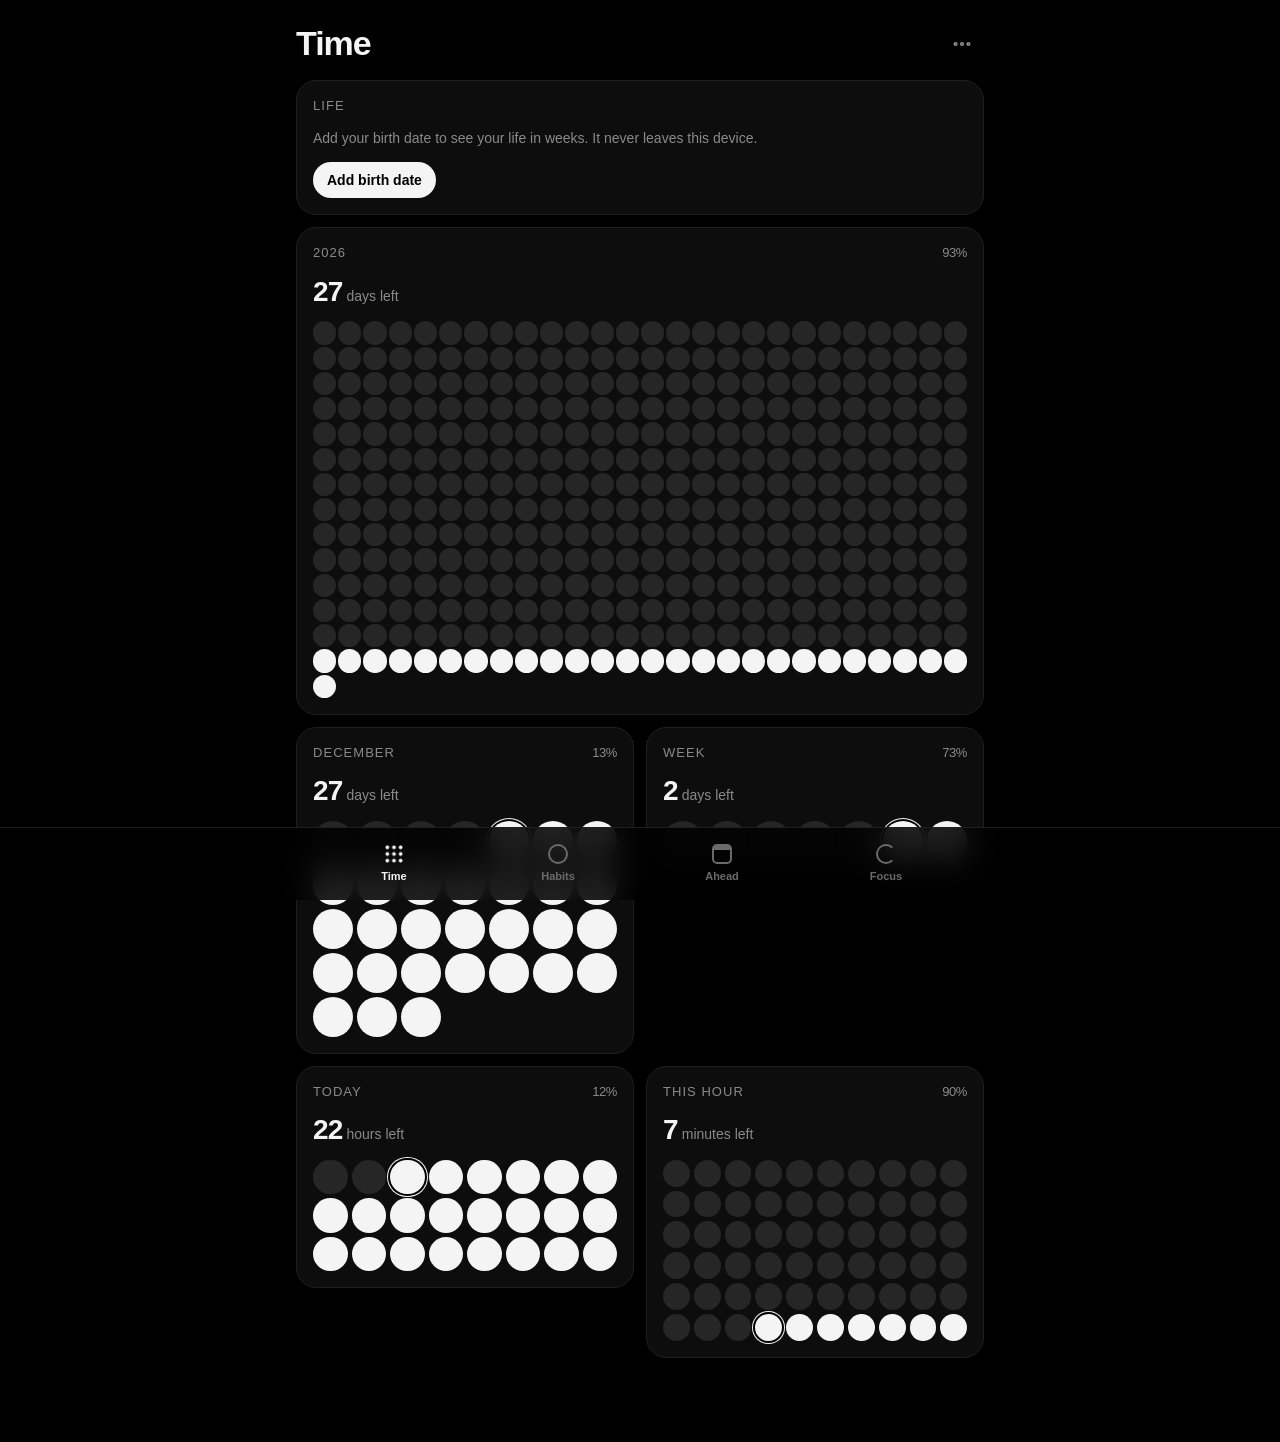
<file: index.html>
<!doctype html>
<html lang="en">
<head>
<meta charset="utf-8">
<meta name="viewport" content="width=device-width, initial-scale=1, viewport-fit=cover">
<title>Black — see the time you have</title>
<meta name="description" content="Black shows your life, year, month, week and day as dots that go dark as time passes. Track habits, count down to dates, and focus. Private, offline, free.">
<meta name="theme-color" content="#000000">
<meta name="color-scheme" content="dark">
<meta property="og:title" content="Black — see the time you have">
<meta property="og:description" content="Your time as dots that go dark. Habits, countdowns and a focus timer. Private and offline.">
<meta property="og:type" content="website">
<meta property="og:image" content="icons/icon-512.png">
<meta name="apple-mobile-web-app-capable" content="yes">
<meta name="mobile-web-app-capable" content="yes">
<meta name="apple-mobile-web-app-status-bar-style" content="black">
<meta name="apple-mobile-web-app-title" content="Black">
<link rel="manifest" href="manifest.webmanifest">
<link rel="icon" href="icons/icon.svg" type="image/svg+xml">
<link rel="apple-touch-icon" href="icons/icon-180.png">
<link rel="stylesheet" href="styles.css">
</head>
<body>
<header class="top">
  <h1 id="view-title">Time</h1>
  <button id="settings-btn" class="icon-btn" aria-label="Settings">
    <svg viewBox="0 0 24 24" width="22" height="22" fill="none" stroke="currentColor" stroke-width="1.8" stroke-linecap="round"><circle cx="5" cy="12" r="1.4"/><circle cx="12" cy="12" r="1.4"/><circle cx="19" cy="12" r="1.4"/></svg>
  </button>
</header>

<main id="main" tabindex="-1"></main>

<nav class="tabs" aria-label="Sections">
  <button data-tab="time" aria-current="page"><span class="glyph g-time"></span>Time</button>
  <button data-tab="habits"><span class="glyph g-habits"></span>Habits</button>
  <button data-tab="ahead"><span class="glyph g-ahead"></span>Ahead</button>
  <button data-tab="focus"><span class="glyph g-focus"></span>Focus</button>
</nav>

<dialog id="sheet"></dialog>
<noscript><p style="padding:24px">Black needs JavaScript to run.</p></noscript>
<script src="app.js"></script>
</body>
</html>
</file>
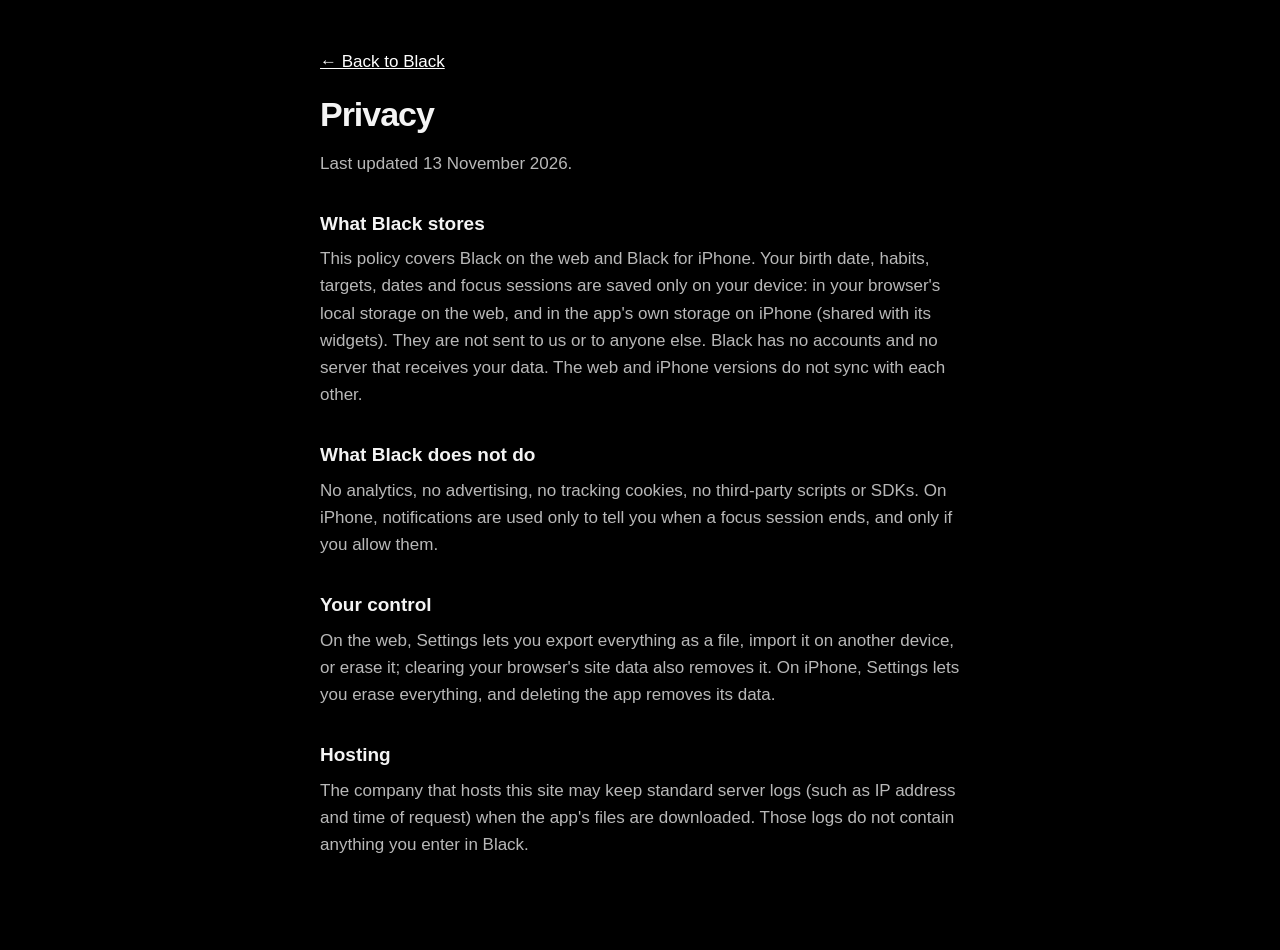
<file: privacy.html>
<!doctype html>
<html lang="en">
<head>
<meta charset="utf-8">
<meta name="viewport" content="width=device-width, initial-scale=1">
<title>Privacy — Black</title>
<meta name="theme-color" content="#000000">
<link rel="icon" href="icons/icon.svg" type="image/svg+xml">
<style>
  body { margin: 0; background: #000; color: #f4f4f4; font: 17px/1.6 -apple-system, BlinkMacSystemFont, "Segoe UI", Roboto, sans-serif; }
  main { max-width: 640px; margin: 0 auto; padding: 48px 16px 80px; }
  h1 { font-size: 34px; letter-spacing: -0.03em; margin: 0 0 8px; }
  h2 { font-size: 19px; margin: 32px 0 6px; }
  p { color: #b8b8b8; margin: 0 0 12px; }
  a { color: #fff; }
</style>
</head>
<body>
<main>
  <p><a href="./">← Back to Black</a></p>
  <h1>Privacy</h1>
  <p>Last updated 13 November 2026.</p>

  <h2>What Black stores</h2>
  <p>This policy covers Black on the web and Black for iPhone. Your birth date, habits, targets, dates and focus sessions are saved only on your device: in your browser's local storage on the web, and in the app's own storage on iPhone (shared with its widgets). They are not sent to us or to anyone else. Black has no accounts and no server that receives your data. The web and iPhone versions do not sync with each other.</p>

  <h2>What Black does not do</h2>
  <p>No analytics, no advertising, no tracking cookies, no third-party scripts or SDKs. On iPhone, notifications are used only to tell you when a focus session ends, and only if you allow them.</p>

  <h2>Your control</h2>
  <p>On the web, Settings lets you export everything as a file, import it on another device, or erase it; clearing your browser's site data also removes it. On iPhone, Settings lets you erase everything, and deleting the app removes its data.</p>

  <h2>Hosting</h2>
  <p>The company that hosts this site may keep standard server logs (such as IP address and time of request) when the app's files are downloaded. Those logs do not contain anything you enter in Black.</p>
</main>
</body>
</html>
</file>
<file: styles.css>
:root {
  --bg: #000;
  --card: #0d0d0d;
  --line: #1f1f1f;
  --dim: #262626;
  --mute: #8a8a8a;
  --fg: #f4f4f4;
  --danger: #ff5a4f;
  --r: 20px;
  font-family: -apple-system, BlinkMacSystemFont, "SF Pro Text", "Inter", "Segoe UI", Roboto, sans-serif;
}
* { box-sizing: border-box; -webkit-tap-highlight-color: transparent; }
html, body { margin: 0; background: var(--bg); color: var(--fg); }
body {
  min-height: 100dvh;
  padding: env(safe-area-inset-top) 0 calc(84px + env(safe-area-inset-bottom));
  font-size: 16px; line-height: 1.4;
  -webkit-font-smoothing: antialiased;
}
button, input { font: inherit; color: inherit; }
button { cursor: pointer; background: none; border: 0; padding: 0; }
:focus-visible { outline: 2px solid var(--fg); outline-offset: 2px; }
.num { font-variant-numeric: tabular-nums; letter-spacing: -0.03em; }

.top, main { max-width: 720px; margin: 0 auto; padding: 0 16px; }
.top { display: flex; align-items: center; justify-content: space-between; padding-top: 20px; padding-bottom: 12px; }
.top h1 { font-size: 34px; font-weight: 700; letter-spacing: -0.03em; margin: 0; }
.icon-btn { width: 44px; height: 44px; border-radius: 50%; display: grid; place-items: center; color: var(--mute); }
.icon-btn:hover { color: var(--fg); background: var(--card); }
main { outline: none; }

/* cards */
.cards { display: grid; grid-template-columns: 1fr 1fr; gap: 12px; align-items: start; }
.card { background: var(--card); border: 1px solid var(--line); border-radius: var(--r); padding: 16px; min-width: 0; }
.card.wide { grid-column: 1 / -1; }
.card-head { display: flex; justify-content: space-between; align-items: baseline; gap: 8px; margin-bottom: 14px; }
.card-head .label { color: var(--mute); font-size: 13px; text-transform: uppercase; letter-spacing: 0.08em; }
.card-head .pct { color: var(--mute); font-size: 13px; }
.big { font-size: 28px; font-weight: 700; line-height: 1.1; }
.big small { font-size: 14px; font-weight: 500; color: var(--mute); letter-spacing: 0; margin-left: 4px; }
.sub { color: var(--mute); font-size: 14px; }

.dots { display: grid; grid-template-columns: repeat(var(--cols), 1fr); gap: var(--gap, 4px); margin-top: 14px; }
.dots i { aspect-ratio: 1; border-radius: 50%; background: var(--fg); }
.dots i.p { background: var(--dim); }
.dots i.n { background: var(--fg); box-shadow: 0 0 0 2px var(--bg), 0 0 0 3px var(--fg); animation: pulse 2.4s ease-in-out infinite; }
.dots.tiny { --gap: 2px; }
.dots.tiny i.n { box-shadow: none; }
@keyframes pulse { 50% { opacity: 0.35; } }
@media (prefers-reduced-motion: reduce) { .dots i.n { animation: none; } }

/* lists */
.section-head { display: flex; justify-content: space-between; align-items: center; margin: 28px 0 10px; }
.section-head:first-child { margin-top: 4px; }
.section-head h2 { font-size: 13px; font-weight: 600; color: var(--mute); text-transform: uppercase; letter-spacing: 0.08em; margin: 0; }
.add { height: 36px; padding: 0 14px; border-radius: 18px; background: var(--fg); color: #000; font-weight: 600; font-size: 14px; }
.list { display: grid; grid-template-columns: minmax(0, 1fr); gap: 10px; }
.row { min-width: 0; width: 100%; display: flex; align-items: center; gap: 14px; background: var(--card); border: 1px solid var(--line); border-radius: var(--r); padding: 14px 16px; }
.row .body { flex: 1 1 0; min-width: 0; overflow: hidden; text-align: left; }
.row .name { font-weight: 600; overflow: hidden; text-overflow: ellipsis; white-space: nowrap; }
.empty { color: var(--mute); border: 1px dashed var(--line); border-radius: var(--r); padding: 22px 16px; text-align: center; font-size: 15px; }

.check { width: 40px; height: 40px; flex: none; border-radius: 50%; border: 2px solid #444; display: grid; place-items: center; transition: background .15s, border-color .15s; }
.check[aria-pressed="true"] { background: var(--fg); border-color: var(--fg); }
.check svg { opacity: 0; stroke: #000; }
.check[aria-pressed="true"] svg { opacity: 1; }
.week { display: flex; gap: 5px; margin-top: 8px; }
.week button { width: 14px; height: 14px; border-radius: 50%; background: var(--dim); position: relative; }
.week button::after { content: ""; position: absolute; inset: -8px -3px; }
.week button.on { background: var(--fg); }
.week button.off { background: transparent; border: 1px solid var(--dim); }
.side { flex: none; display: grid; justify-items: end; }
.streak { text-align: right; display: flex; align-items: baseline; gap: 5px; }
.streak b { font-size: 24px; line-height: 1; }
.streak span { font-size: 12px; color: var(--mute); }

.bar { height: 6px; border-radius: 3px; background: var(--dim); margin-top: 10px; overflow: hidden; }
.bar i { display: block; height: 100%; background: var(--fg); border-radius: 3px; transition: width .2s; }
.step { width: 40px; height: 40px; flex: none; border-radius: 50%; border: 1px solid #333; font-size: 22px; line-height: 1; }
.step:active { background: var(--dim); }

.count { flex: none; min-width: 72px; }
.count b { display: block; font-size: 30px; line-height: 1; }
.count span { font-size: 12px; color: var(--mute); }

/* focus */
.focus { display: grid; justify-items: center; gap: 22px; padding-top: 8px; }
.ring { position: relative; width: min(72vw, 300px); aspect-ratio: 1; }
.ring svg { width: 100%; height: 100%; transform: rotate(-90deg); }
.ring circle { fill: none; stroke-width: 2.5; }
.ring .track { stroke: var(--dim); }
.ring .prog { stroke: var(--fg); stroke-linecap: round; transition: stroke-dashoffset .25s linear; }
.ring .read { position: absolute; inset: 0; display: grid; place-content: center; text-align: center; }
.ring .read b { font-size: 60px; font-weight: 700; line-height: 1; }
.ring .read span { color: var(--mute); text-transform: uppercase; letter-spacing: 0.12em; font-size: 13px; margin-top: 8px; }
.controls { display: flex; gap: 10px; }
.btn { height: 48px; padding: 0 24px; border-radius: 24px; border: 1px solid #333; font-weight: 600; }
.btn.primary { background: var(--fg); color: #000; border-color: var(--fg); min-width: 128px; }
.btn.danger { color: var(--danger); border-color: #4a1f1c; }
.durations { display: flex; gap: 12px; width: 100%; max-width: 360px; }
.durations label { flex: 1; }

/* sheet */
dialog { width: min(100vw, 480px); max-width: 100vw; margin: auto auto 0; border: 1px solid var(--line); border-bottom: 0; border-radius: 24px 24px 0 0; background: #111; color: var(--fg); padding: 22px 16px calc(22px + env(safe-area-inset-bottom)); max-height: 90dvh; overflow: auto; }
@media (min-width: 560px) { dialog { margin: auto; border-radius: 24px; border-bottom: 1px solid var(--line); } }
dialog::backdrop { background: rgba(0,0,0,.7); }
dialog h2 { margin: 0 0 16px; font-size: 22px; letter-spacing: -0.02em; }
dialog form { display: grid; gap: 14px; }
label { display: grid; gap: 6px; font-size: 13px; color: var(--mute); }
input[type=text], input[type=number], input[type=date] { width: 100%; height: 48px; border-radius: 12px; border: 1px solid #2c2c2c; background: #000; padding: 0 14px; font-size: 16px; color: var(--fg); color-scheme: dark; }
.inline { display: flex; align-items: center; gap: 10px; color: var(--fg); font-size: 15px; }
.inline input { width: 20px; height: 20px; accent-color: #fff; }
.days { display: flex; gap: 6px; }
.days button { flex: 1; height: 42px; border-radius: 12px; border: 1px solid #2c2c2c; color: var(--mute); font-size: 13px; font-weight: 600; }
.days button[aria-pressed="true"] { background: var(--fg); color: #000; border-color: var(--fg); }
.actions { display: flex; gap: 10px; margin-top: 6px; flex-wrap: wrap; }
.actions .btn { flex: 1; padding: 0 12px; }
.note { font-size: 13px; color: var(--mute); margin: 0; }
.note a { color: var(--fg); }

/* tabs */
.tabs { position: fixed; left: 0; right: 0; bottom: 0; display: flex; justify-content: center; gap: 4px; padding: 8px 8px calc(8px + env(safe-area-inset-bottom)); background: rgba(0,0,0,.86); backdrop-filter: blur(16px); -webkit-backdrop-filter: blur(16px); border-top: 1px solid var(--line); }
.tabs button { flex: 1; max-width: 160px; height: 56px; display: grid; justify-items: center; align-content: center; gap: 5px; font-size: 11px; font-weight: 600; color: #6a6a6a; border-radius: 14px; }
.tabs button[aria-current="page"] { color: var(--fg); }
.glyph { width: 20px; height: 20px; display: block; color: inherit; }
.g-time { background: radial-gradient(circle, currentColor 1.6px, transparent 2.2px) 0 0 / 6.66px 6.66px; }
.g-habits { border: 2px solid currentColor; border-radius: 50%; }
.g-ahead { border: 2px solid currentColor; border-radius: 5px; border-top-width: 6px; }
.g-focus { border: 2px solid currentColor; border-radius: 50%; border-right-color: transparent; }
</file>
